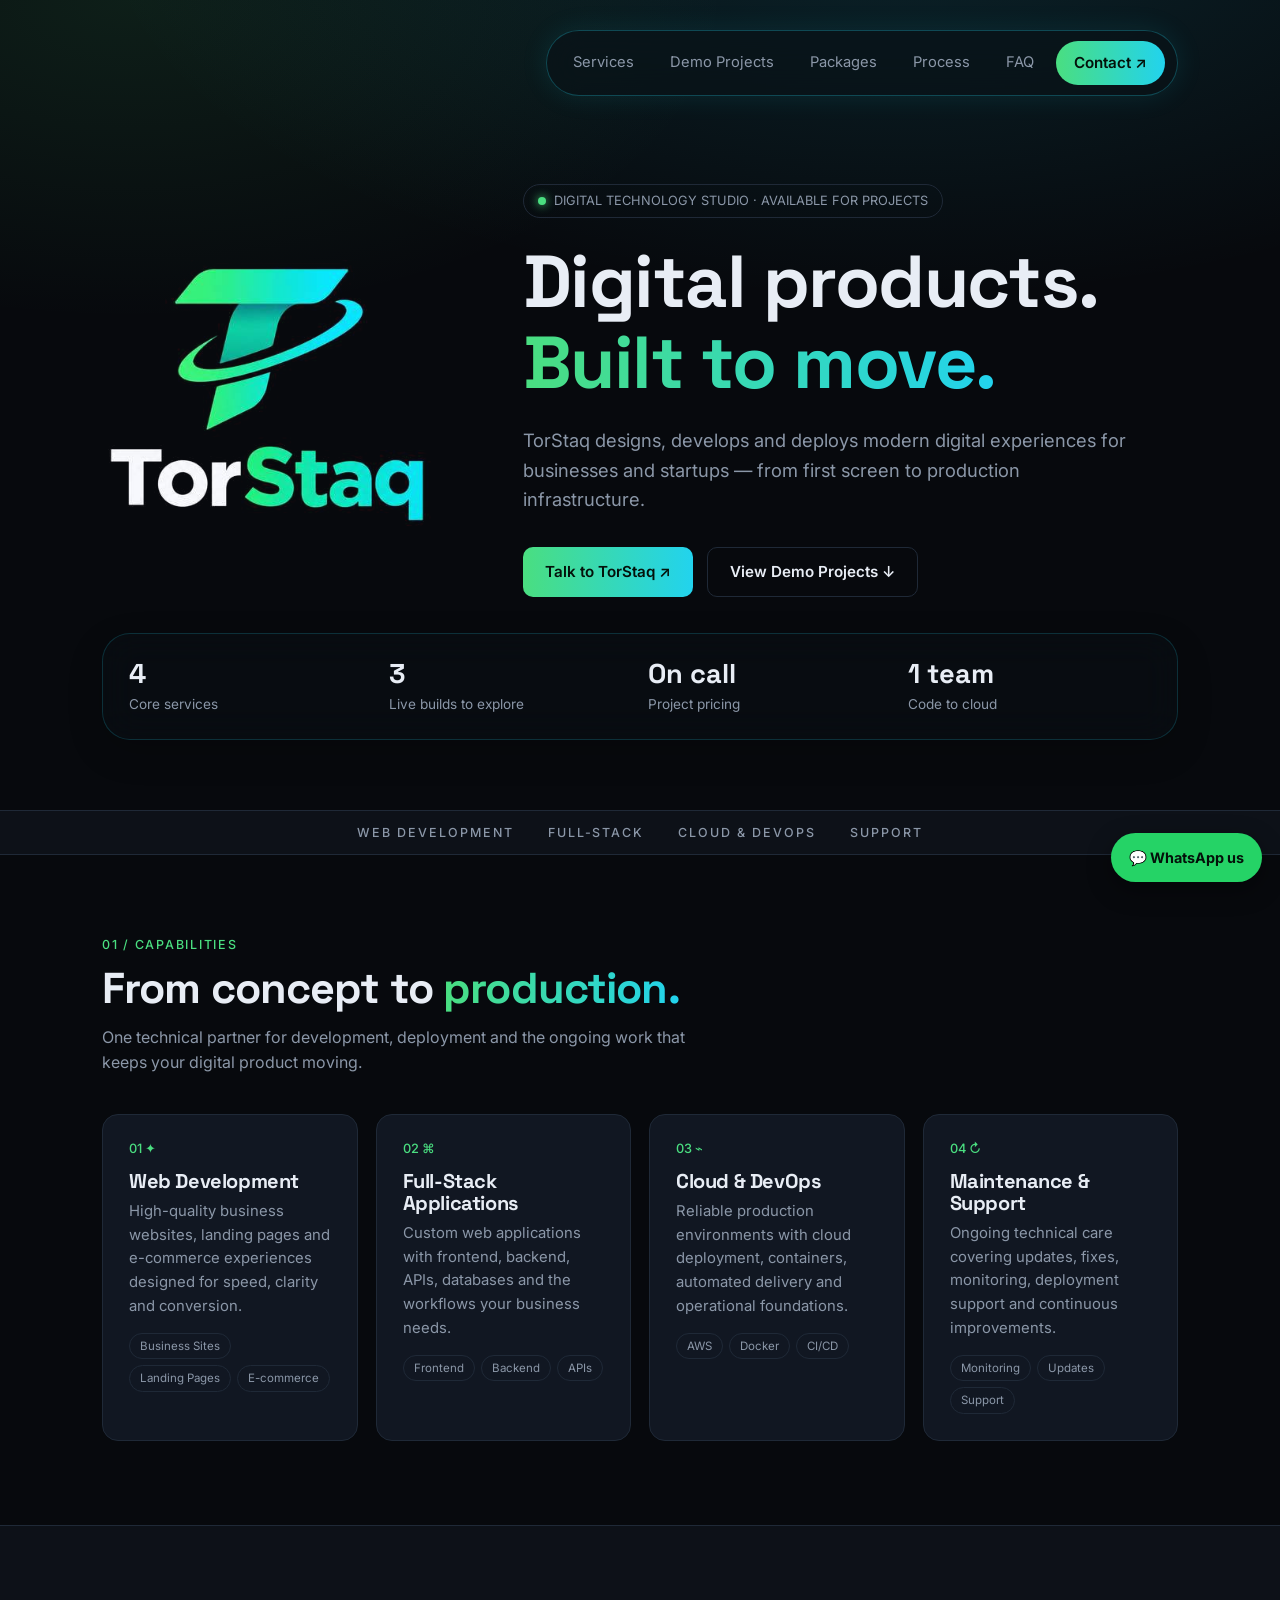
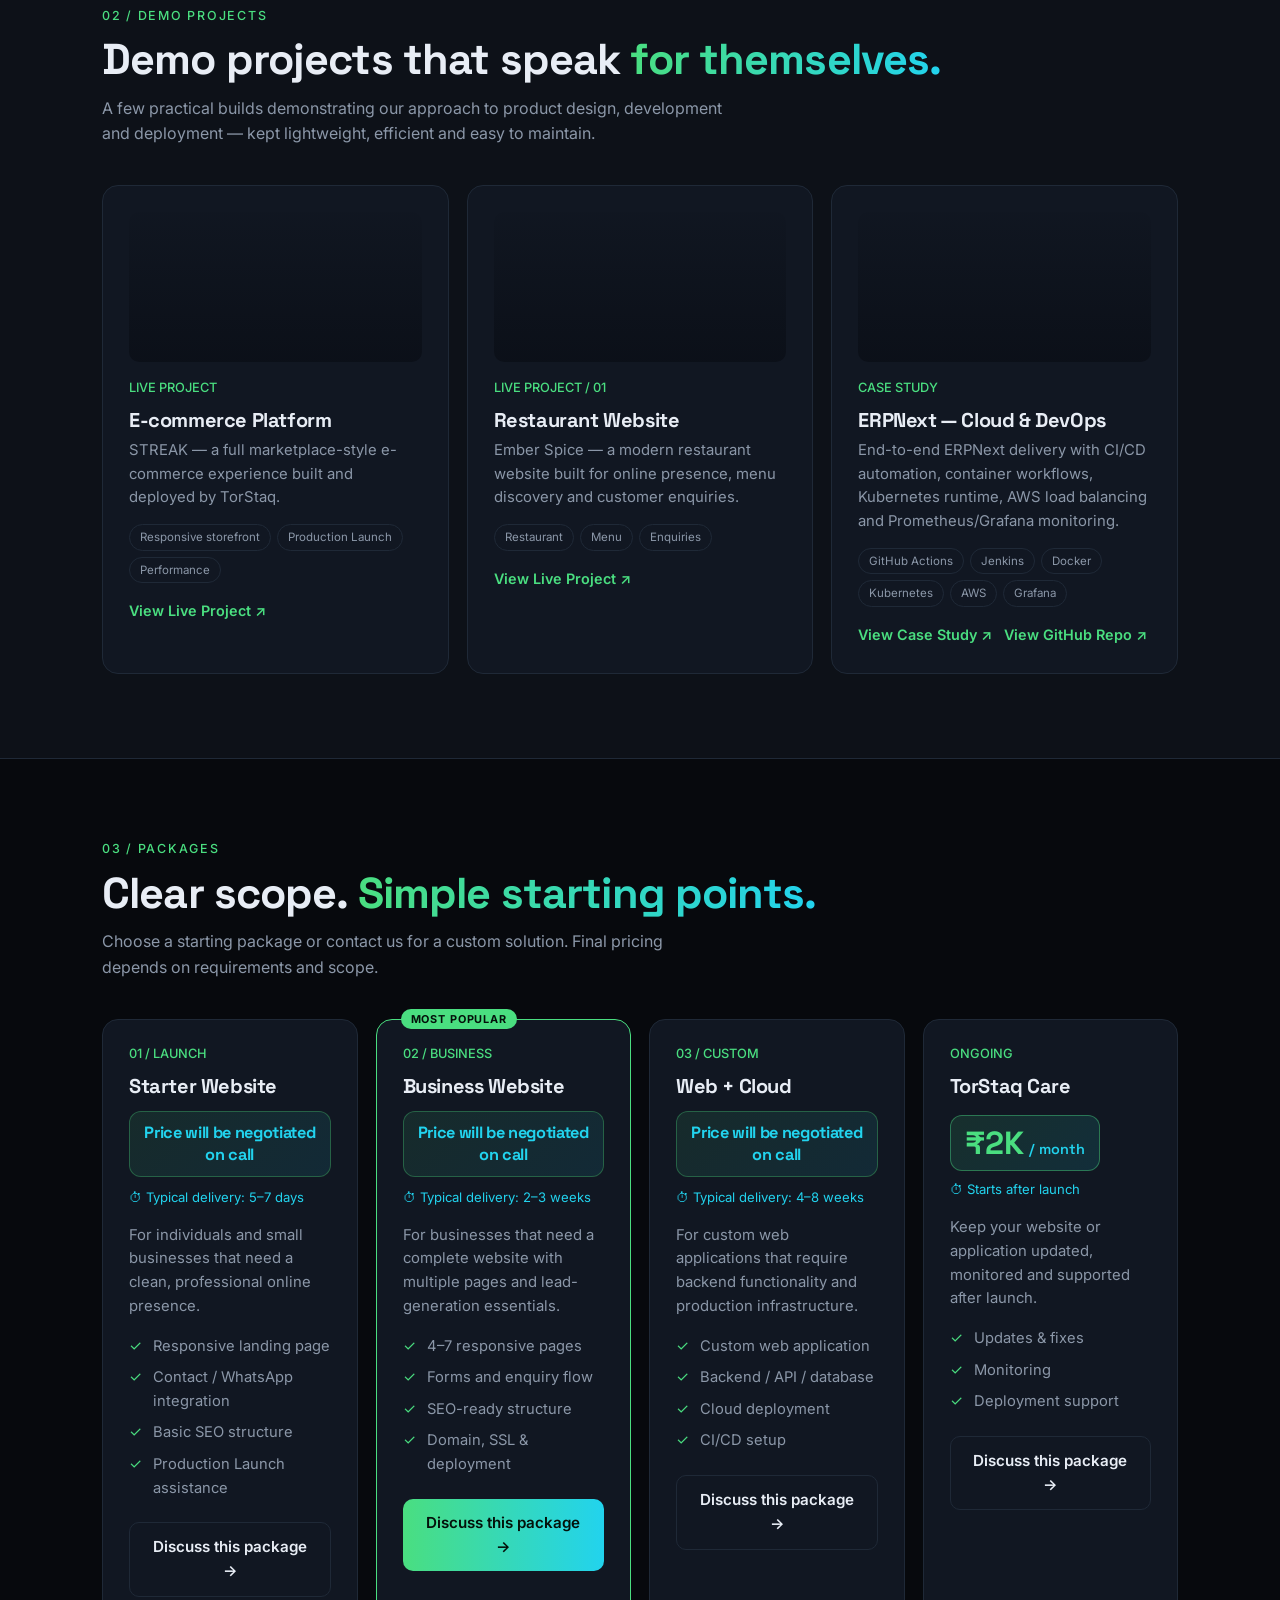
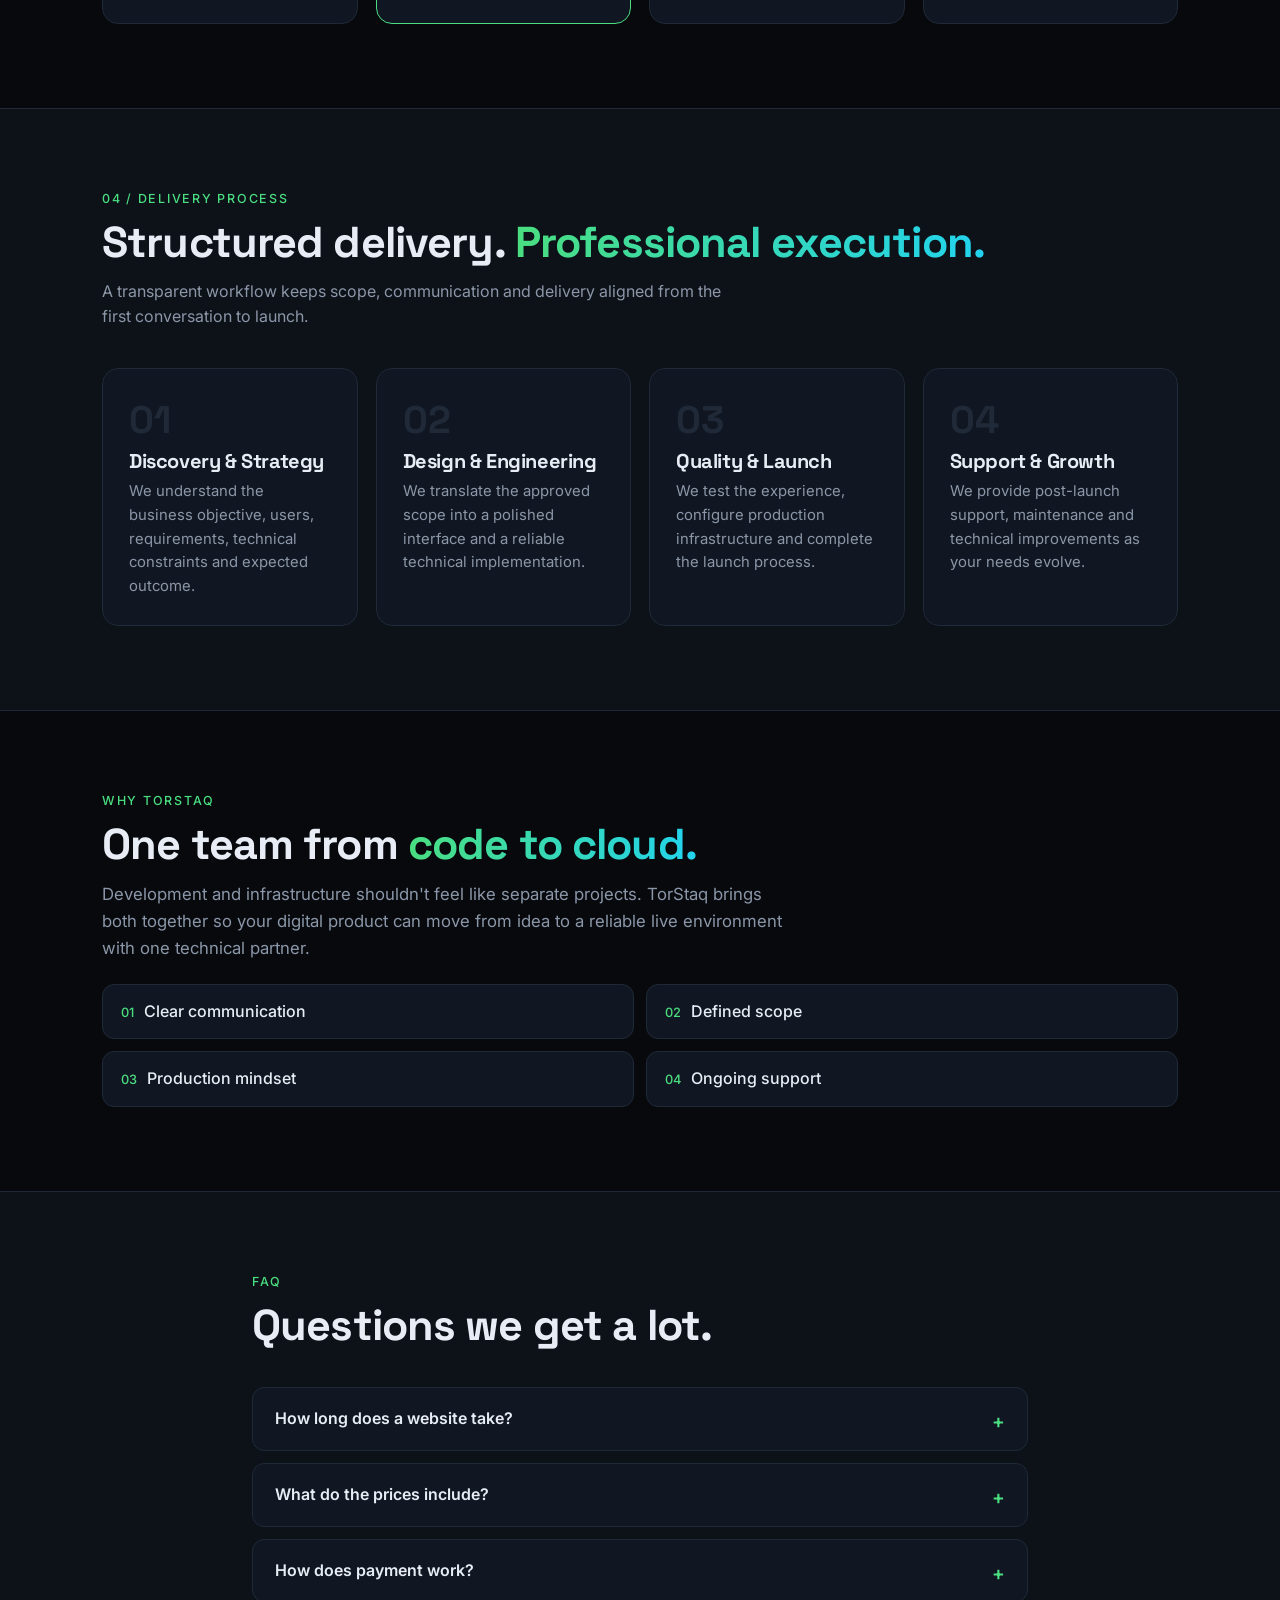
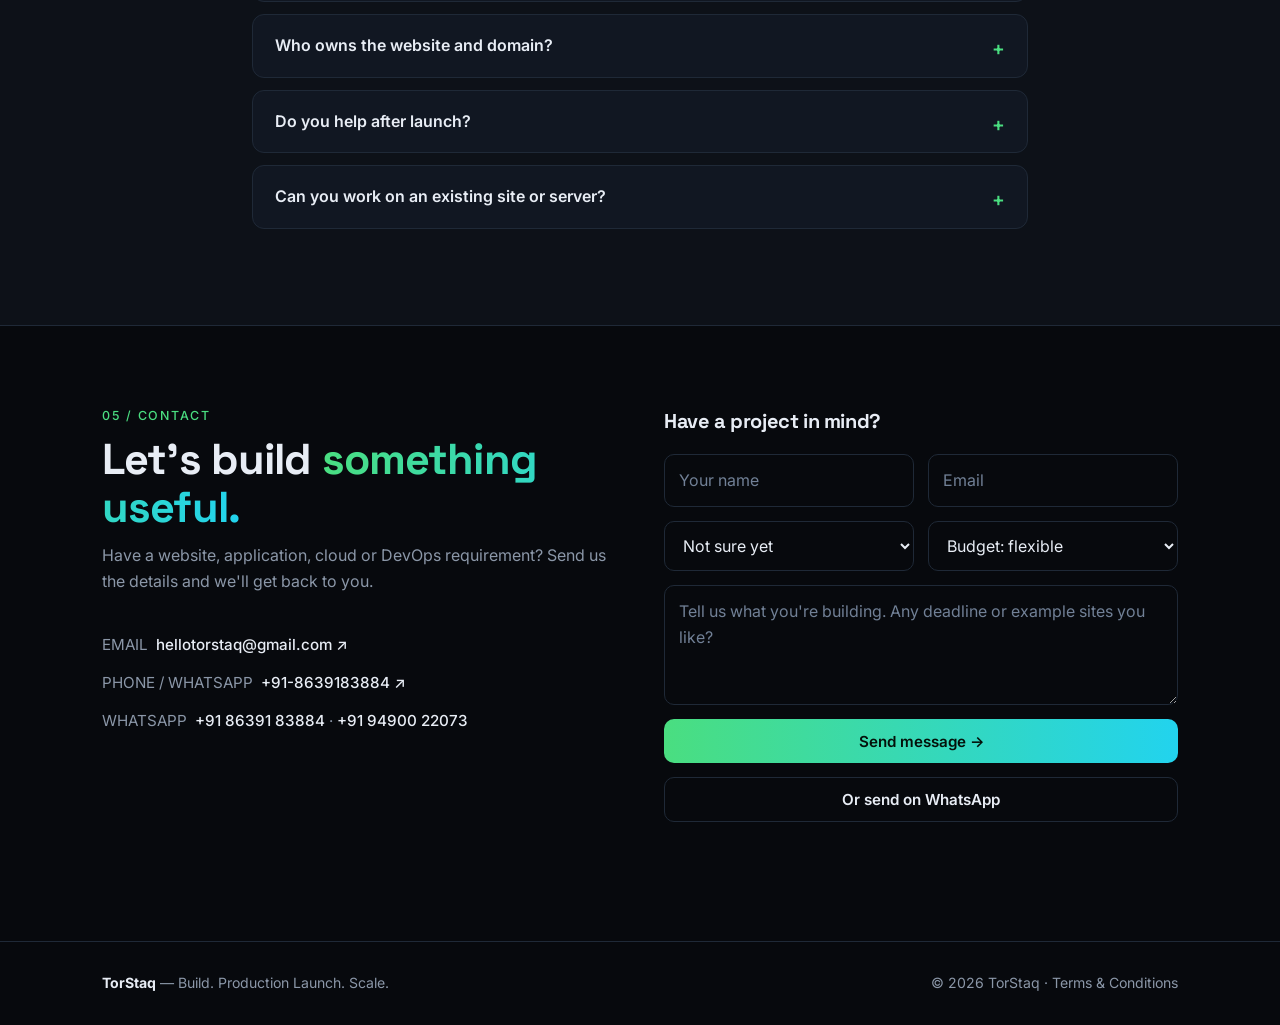
<file: index.html>
<!DOCTYPE html>
<html lang="en">
<head>
<!-- TorStaq final pre-Oct-5 version preserved; deployment refresh only. -->
<meta charset="utf-8">
<meta name="viewport" content="width=device-width, initial-scale=1">
<title>TorStaq — Build. Production Launch. Scale.</title>
<meta name="description" content="TorStaq builds high-performance websites, web applications and cloud infrastructure for businesses and startups. Custom project pricing discussed on call.">
<meta name="theme-color" content="#07090d">
<meta property="og:title" content="TorStaq — Digital products. Built to move.">
<meta property="og:description" content="Websites, web apps and cloud/DevOps from one team. Project pricing discussed on call.">
<meta property="og:type" content="website">
<link rel="preconnect" href="https://fonts.googleapis.com">
<link rel="preconnect" href="https://fonts.gstatic.com" crossorigin>
<link href="https://fonts.googleapis.com/css2?family=Inter:wght@400;500;600&family=Space+Grotesk:wght@500;700&display=swap" rel="stylesheet">
<link rel="stylesheet" href="styles.css">
</head>
<body id="home">
<nav><div class="wrap">
<div class="links"><a href="#services">Services</a><a href="#work">Demo Projects</a><a href="#packages">Packages</a><a href="#process">Process</a><a href="#faq">FAQ</a><a href="#contact" class="btn p" style="padding:9px 18px">Contact ↗</a></div>
</div></nav>

<header class="hero"><div class="wrap">
<div class="hero-layout">
<div class="hero-logo"><img src="/public/torstaq-logo.jpg" alt="TorStaq"></div>
<div class="hero-copy">
<span class="badge"><i></i> DIGITAL TECHNOLOGY STUDIO · AVAILABLE FOR PROJECTS</span>
<h1>Digital products.<br><span class="grad">Built to move.</span></h1>
<p>TorStaq designs, develops and deploys modern digital experiences for businesses and startups — from first screen to production infrastructure.</p>
<div class="cta"><a href="#contact" class="btn p">Talk to TorStaq ↗</a><a href="#work" class="btn">View Demo Projects ↓</a></div>
</div>
</div>
<div class="stats">
<div><b>4</b><span>Core services</span></div>
<div><b>3</b><span>Live builds to explore</span></div>
<div><b>On call</b><span>Project pricing</span></div>
<div><b>1 team</b><span>Code to cloud</span></div>
</div>
</div></header>
<div class="ticker"><div class="wrap"><span>WEB DEVELOPMENT</span><span>FULL-STACK</span><span>CLOUD &amp; DEVOPS</span><span>SUPPORT</span></div></div>

<section id="services"><div class="wrap">
<span class="eyebrow">01 / Capabilities</span>
<h2>From concept to <span class="grad">production.</span></h2>
<p class="sub">One technical partner for development, deployment and the ongoing work that keeps your digital product moving.</p>
<div class="grid g4">
<a class="card" href="services.html#web"><span class="num">01 ✦</span><h3>Web Development</h3><p>High-quality business websites, landing pages and e-commerce experiences designed for speed, clarity and conversion.</p><div class="tags"><span>Business Sites</span><span>Landing Pages</span><span>E-commerce</span></div></a>
<a class="card" href="services.html#fullstack"><span class="num">02 ⌘</span><h3>Full-Stack Applications</h3><p>Custom web applications with frontend, backend, APIs, databases and the workflows your business needs.</p><div class="tags"><span>Frontend</span><span>Backend</span><span>APIs</span></div></a>
<a class="card" href="services.html#cloud"><span class="num">03 ⌁</span><h3>Cloud &amp; DevOps</h3><p>Reliable production environments with cloud deployment, containers, automated delivery and operational foundations.</p><div class="tags"><span>AWS</span><span>Docker</span><span>CI/CD</span></div></a>
<a class="card" href="services.html#support"><span class="num">04 ↻</span><h3>Maintenance &amp; Support</h3><p>Ongoing technical care covering updates, fixes, monitoring, deployment support and continuous improvements.</p><div class="tags"><span>Monitoring</span><span>Updates</span><span>Support</span></div></a>
</div></div></section>

<section id="work" class="alt work"><div class="wrap">
<span class="eyebrow">02 / Demo Projects</span>
<h2>Demo projects that speak <span class="grad">for themselves.</span></h2>
<p class="sub">A few practical builds demonstrating our approach to product design, development and deployment — kept lightweight, efficient and easy to maintain.</p>
<div class="grid g3">
<div class="card"><div class="thumb t1" role="img" aria-label="E-commerce shopping and fashion storefront"></div><span class="num">LIVE PROJECT</span><h3>E-commerce Platform</h3><p>STREAK — a full marketplace-style e-commerce experience built and deployed by TorStaq.</p><div class="tags"><span>Responsive storefront</span><span>Production Launch</span><span>Performance</span></div><a class="l" href="https://streak-ecommerce.vercel.app/" target="_blank" rel="noopener">View Live Project ↗</a></div>
<div class="card"><div class="thumb t2" role="img" aria-label="Restaurant interior and dining experience"></div><span class="num">LIVE PROJECT / 01</span><h3>Restaurant Website</h3><p>Ember Spice — a modern restaurant website built for online presence, menu discovery and customer enquiries.</p><div class="tags"><span>Restaurant</span><span>Menu</span><span>Enquiries</span></div><a class="l" href="https://ember-spice-restaurant.onrender.com" target="_blank" rel="noopener">View Live Project ↗</a></div>
<div class="card"><div class="thumb t3" role="img" aria-label="Cloud infrastructure and DevOps technology"></div><span class="num">CASE STUDY</span><h3>ERPNext — Cloud &amp; DevOps</h3><p>End-to-end ERPNext delivery with CI/CD automation, container workflows, Kubernetes runtime, AWS load balancing and Prometheus/Grafana monitoring.</p><div class="tags"><span>GitHub Actions</span><span>Jenkins</span><span>Docker</span><span>Kubernetes</span><span>AWS</span><span>Grafana</span></div><a class="l" href="erpnext-devops.html">View Case Study ↗</a> &nbsp; <a class="l" href="https://github.com/vijayreddy8/ERP-devops-project" target="_blank" rel="noopener">View GitHub Repo ↗</a></div>
</div></div></section>

<section id="packages"><div class="wrap">
<span class="eyebrow">03 / Packages</span>
<h2>Clear scope. <span class="grad">Simple starting points.</span></h2>
<p class="sub">Choose a starting package or contact us for a custom solution. Final pricing depends on requirements and scope.</p>
<div class="grid g4">
<div class="card"><span class="num">01 / LAUNCH</span><h3>Starter Website</h3><div class="price negotiated">Price will be negotiated on call</div><div class="time">⏱ Typical delivery: 5–7 days</div><p>For individuals and small businesses that need a clean, professional online presence.</p><ul class="ck"><li>Responsive landing page</li><li>Contact / WhatsApp integration</li><li>Basic SEO structure</li><li>Production Launch assistance</li></ul><a href="#contact" class="btn" data-pkg="Starter Website">Discuss this package →</a></div>
<div class="card pop"><span class="num">02 / BUSINESS</span><h3>Business Website</h3><div class="price negotiated">Price will be negotiated on call</div><div class="time">⏱ Typical delivery: 2–3 weeks</div><p>For businesses that need a complete website with multiple pages and lead-generation essentials.</p><ul class="ck"><li>4–7 responsive pages</li><li>Forms and enquiry flow</li><li>SEO-ready structure</li><li>Domain, SSL &amp; deployment</li></ul><a href="#contact" class="btn p" data-pkg="Business Website">Discuss this package →</a></div>
<div class="card"><span class="num">03 / CUSTOM</span><h3>Web + Cloud</h3><div class="price negotiated">Price will be negotiated on call</div><div class="time">⏱ Typical delivery: 4–8 weeks</div><p>For custom web applications that require backend functionality and production infrastructure.</p><ul class="ck"><li>Custom web application</li><li>Backend / API / database</li><li>Cloud deployment</li><li>CI/CD setup</li></ul><a href="#contact" class="btn" data-pkg="Web + Cloud">Discuss this package →</a></div>
<div class="card"><span class="num">ONGOING</span><h3>TorStaq Care</h3><div class="price maintenance">₹2K<small> / month</small></div><div class="time">⏱ Starts after launch</div><p>Keep your website or application updated, monitored and supported after launch.</p><ul class="ck"><li>Updates &amp; fixes</li><li>Monitoring</li><li>Deployment support</li></ul><a href="#contact" class="btn" data-pkg="TorStaq Care">Discuss this package →</a></div>
</div></div></section>

<section id="process" class="alt"><div class="wrap">
<span class="eyebrow">04 / Delivery process</span>
<h2>Structured delivery. <span class="grad">Professional execution.</span></h2>
<p class="sub">A transparent workflow keeps scope, communication and delivery aligned from the first conversation to launch.</p>
<div class="grid g4 steps">
<div class="card"><div class="n">01</div><h3>Discovery &amp; Strategy</h3><p>We understand the business objective, users, requirements, technical constraints and expected outcome.</p></div>
<div class="card"><div class="n">02</div><h3>Design &amp; Engineering</h3><p>We translate the approved scope into a polished interface and a reliable technical implementation.</p></div>
<div class="card"><div class="n">03</div><h3>Quality &amp; Launch</h3><p>We test the experience, configure production infrastructure and complete the launch process.</p></div>
<div class="card"><div class="n">04</div><h3>Support &amp; Growth</h3><p>We provide post-launch support, maintenance and technical improvements as your needs evolve.</p></div>
</div></div></section>

<section id="why"><div class="wrap">
<span class="eyebrow">Why TorStaq</span>
<h2>One team from <span class="grad">code to cloud.</span></h2>
<p class="lead">Development and infrastructure shouldn't feel like separate projects. TorStaq brings both together so your digital product can move from idea to a reliable live environment with one technical partner.</p>
<div class="whyl"><div><span>01</span>Clear communication</div><div><span>02</span>Defined scope</div><div><span>03</span>Production mindset</div><div><span>04</span>Ongoing support</div></div>
</div></section>

<section id="faq" class="alt"><div class="wrap" style="max-width:820px">
<span class="eyebrow">FAQ</span><h2>Questions we get a lot.</h2><br>
<details><summary>How long does a website take?</summary><p>A starter landing page typically takes about a week, and a multi-page business site two to three weeks. Custom applications depend on scope — you'll get a timeline with your quote.</p></details>
<details><summary>What do the prices include?</summary><p>Project pricing will be discussed and negotiated on call based on your requirements and scope. You'll receive a clear written quote before any work begins.</p></details>
<details><summary>How does payment work?</summary><p>We agree on milestones and payment terms in the quote before work starts, so there are no surprises.</p></details>
<details><summary>Who owns the website and domain?</summary><p>You do. Your domain, hosting accounts and project files are handed over to you at launch.</p></details>
<details><summary>Do you help after launch?</summary><p>Yes. TorStaq Care (₹2K/month) covers updates, fixes, monitoring and deployment support.</p></details>
<details><summary>Can you work on an existing site or server?</summary><p>Yes — redesigns, deployment cleanups, cloud migration and CI/CD setup for existing projects are all welcome.</p></details>
</div></section>

<section id="contact"><div class="wrap">
<div class="grid g2" style="gap:48px">
<div><span class="eyebrow">05 / Contact</span><h2>Let's build <span class="grad">something useful.</span></h2>
<p class="sub">Have a website, application, cloud or DevOps requirement? Send us the details and we'll get back to you.</p>
<div class="ct">
<span>EMAIL &nbsp;<a href="mailto:hellotorstaq@gmail.com">hellotorstaq@gmail.com ↗</a></span>
<span>PHONE / WHATSAPP &nbsp;<a href="tel:+918639183884">+91-8639183884 ↗</a></span>
<span>WHATSAPP &nbsp;<a href="https://wa.me/918639183884?text=Hi%20there%2C%20I%20am%20looking%20for%20a%20new%20website." target="_blank" rel="noopener">+91 86391 83884</a> · <a href="https://wa.me/919490022073?text=Hi%20there%2C%20I%20am%20looking%20for%20a%20new%20website." target="_blank" rel="noopener">+91 94900 22073</a></span>
</div></div>
<form id="f" novalidate>
<h3>Have a project in mind?</h3>
<div class="row"><input id="nm" name="name" placeholder="Your name" required maxlength="100" autocomplete="name"><input id="em" name="email" type="email" placeholder="Email" required maxlength="150" autocomplete="email"></div>
<div class="row"><select id="pk" name="package"><option>Not sure yet</option><option>Starter Website</option><option>Business Website</option><option>Web + Cloud</option><option>TorStaq Care</option></select>
<select id="bd" name="budget"><option>Budget: flexible</option><option>Will be discussed on call</option></select></div>
<input class="hp" name="website" id="hp" tabindex="-1" autocomplete="off" aria-hidden="true">
<textarea id="ms" name="message" placeholder="Tell us what you're building. Any deadline or example sites you like?" required maxlength="3000"></textarea>
<button class="btn p" type="submit" id="sb">Send message →</button>
<button class="btn" type="button" id="wb">Or send on WhatsApp</button>
<div id="st" role="status" aria-live="polite"></div>
</form>
</div></div></section>

<footer><div class="wrap"><span><b style="color:var(--tx)">TorStaq</b> — Build. Production Launch. Scale.</span><span>© 2026 TorStaq · <a href="terms.html">Terms &amp; Conditions</a></span></div></footer>
<a class="wa" href="https://wa.me/918639183884?text=Hi%20there%2C%20I%20am%20looking%20for%20a%20new%20website." target="_blank" rel="noopener">💬 WhatsApp us</a>

<script>
var $=function(i){return document.getElementById(i)},st=$('st');
function msg(t,c){st.textContent=t;st.className=c||''}
function data(){return{name:$('nm').value.trim(),email:$('em').value.trim(),package:$('pk').value,budget:$('bd').value,message:$('ms').value.trim(),website:$('hp').value}}
function valid(d){if(d.name.length<2){msg('Please enter your name.','er');return false}
if(!/^\S+@\S+\.\S+$/.test(d.email)){msg('Please enter a valid email.','er');return false}
if(d.message.length<10){msg('Please add a few more details (10+ characters).','er');return false}return true}
function txt(d){return'Name: '+d.name+'\nEmail: '+d.email+'\nPackage: '+d.package+'\nBudget: '+d.budget+'\n\n'+d.message}
$('f').addEventListener('submit',function(e){e.preventDefault();var d=data();if(!valid(d))return;
$('sb').disabled=true;msg('Sending…');
fetch('/api/contact',{method:'POST',headers:{'Content-Type':'application/json'},body:JSON.stringify(d)})
.then(function(r){return r.json().then(function(j){return{ok:r.ok,j:j}})})
.then(function(x){if(x.ok){msg('Thanks! Your message is sent. We will get back to you soon.','ok');$('f').reset()}else{throw new Error(x.j.error||'fail')}})
.catch(function(){msg('Could not send right now. Opening your email app instead…','er');
setTimeout(function(){location.href='mailto:hellotorstaq@gmail.com?subject='+encodeURIComponent('Project Inquiry — TorStaq')+'&body='+encodeURIComponent(txt(d))},900)})
.finally(function(){$('sb').disabled=false})});
$('wb').addEventListener('click',function(){var d=data();if(!valid(d))return;window.open('https://wa.me/918639183884?text='+encodeURIComponent('Hi TorStaq,\n'+txt(d)),'_blank')});
document.querySelectorAll('[data-pkg]').forEach(function(a){a.addEventListener('click',function(){$('pk').value=a.dataset.pkg})});
</script>
</body>
</html>
</file>
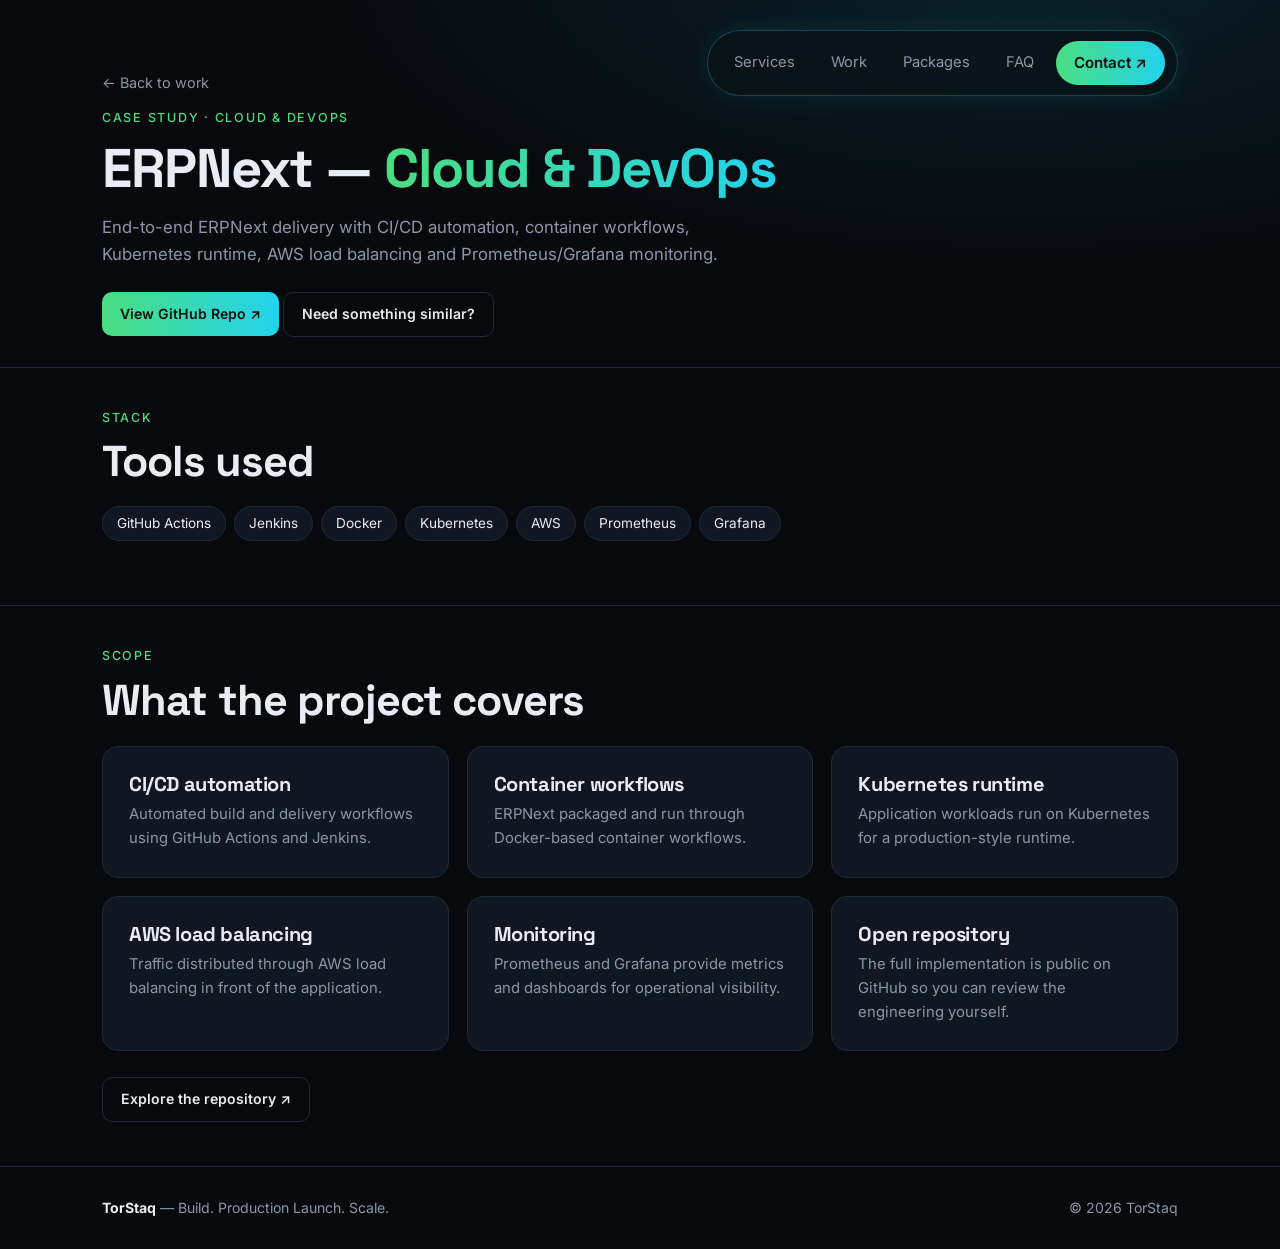
<file: erpnext-devops.html>
<!DOCTYPE html>
<html lang="en"><head><meta charset="utf-8"><meta name="viewport" content="width=device-width, initial-scale=1">
<title>ERPNext Cloud & DevOps — TorStaq Case Study</title><meta name="description" content="End-to-end ERPNext delivery with CI/CD automation, Docker, Kubernetes, AWS load balancing and Prometheus/Grafana monitoring."><meta name="theme-color" content="#07090d">
<link href="https://fonts.googleapis.com/css2?family=Inter:wght@400;500;600&family=Space+Grotesk:wght@500;700&display=swap" rel="stylesheet">
<link rel="stylesheet" href="styles.css"></head><body>
<nav><div class="wrap"><a href="index.html" class="logo">Tor<b>Staq</b></a>
<div class="links"><a href="index.html#services">Services</a><a href="index.html#work">Work</a><a href="index.html#packages">Packages</a><a href="index.html#faq">FAQ</a><a href="index.html#contact" class="btn p" style="padding:9px 18px">Contact ↗</a></div></div></nav>
<header class="phead"><div class="wrap"><a class="back" href="index.html#work">← Back to work</a><span class="eyebrow">Case study · Cloud &amp; DevOps</span><h1 style="font-size:clamp(2rem,5vw,3.4rem)">ERPNext — <span class="grad">Cloud &amp; DevOps</span></h1><p class="lead" style="margin-top:16px">End-to-end ERPNext delivery with CI/CD automation, container workflows, Kubernetes runtime, AWS load balancing and Prometheus/Grafana monitoring.</p>
<p style="margin-top:24px"><a class="btn p sm" href="https://github.com/vijayreddy8/ERP-devops-project" target="_blank" rel="noopener">View GitHub Repo ↗</a> <a class="btn sm" href="index.html#contact">Need something similar?</a></p></div></header>
<section class="blk"><div class="wrap"><span class="eyebrow">Stack</span><h2>Tools used</h2><div class="stack"><span>GitHub Actions</span><span>Jenkins</span><span>Docker</span><span>Kubernetes</span><span>AWS</span><span>Prometheus</span><span>Grafana</span></div></div></section>
<section class="blk"><div class="wrap"><span class="eyebrow">Scope</span><h2>What the project covers</h2><div class="grid g3">
<div class="card"><h3>CI/CD automation</h3><p>Automated build and delivery workflows using GitHub Actions and Jenkins.</p></div>
<div class="card"><h3>Container workflows</h3><p>ERPNext packaged and run through Docker-based container workflows.</p></div>
<div class="card"><h3>Kubernetes runtime</h3><p>Application workloads run on Kubernetes for a production-style runtime.</p></div>
<div class="card"><h3>AWS load balancing</h3><p>Traffic distributed through AWS load balancing in front of the application.</p></div>
<div class="card"><h3>Monitoring</h3><p>Prometheus and Grafana provide metrics and dashboards for operational visibility.</p></div>
<div class="card"><h3>Open repository</h3><p>The full implementation is public on GitHub so you can review the engineering yourself.</p></div></div>
<p style="margin-top:26px"><a class="btn sm" href="https://github.com/vijayreddy8/ERP-devops-project" target="_blank" rel="noopener">Explore the repository ↗</a></p></div></section>
<footer><div class="wrap"><span><b style="color:var(--tx)">TorStaq</b> — Build. Production Launch. Scale.</span><span>© 2026 TorStaq</span></div></footer></body></html>
</file>
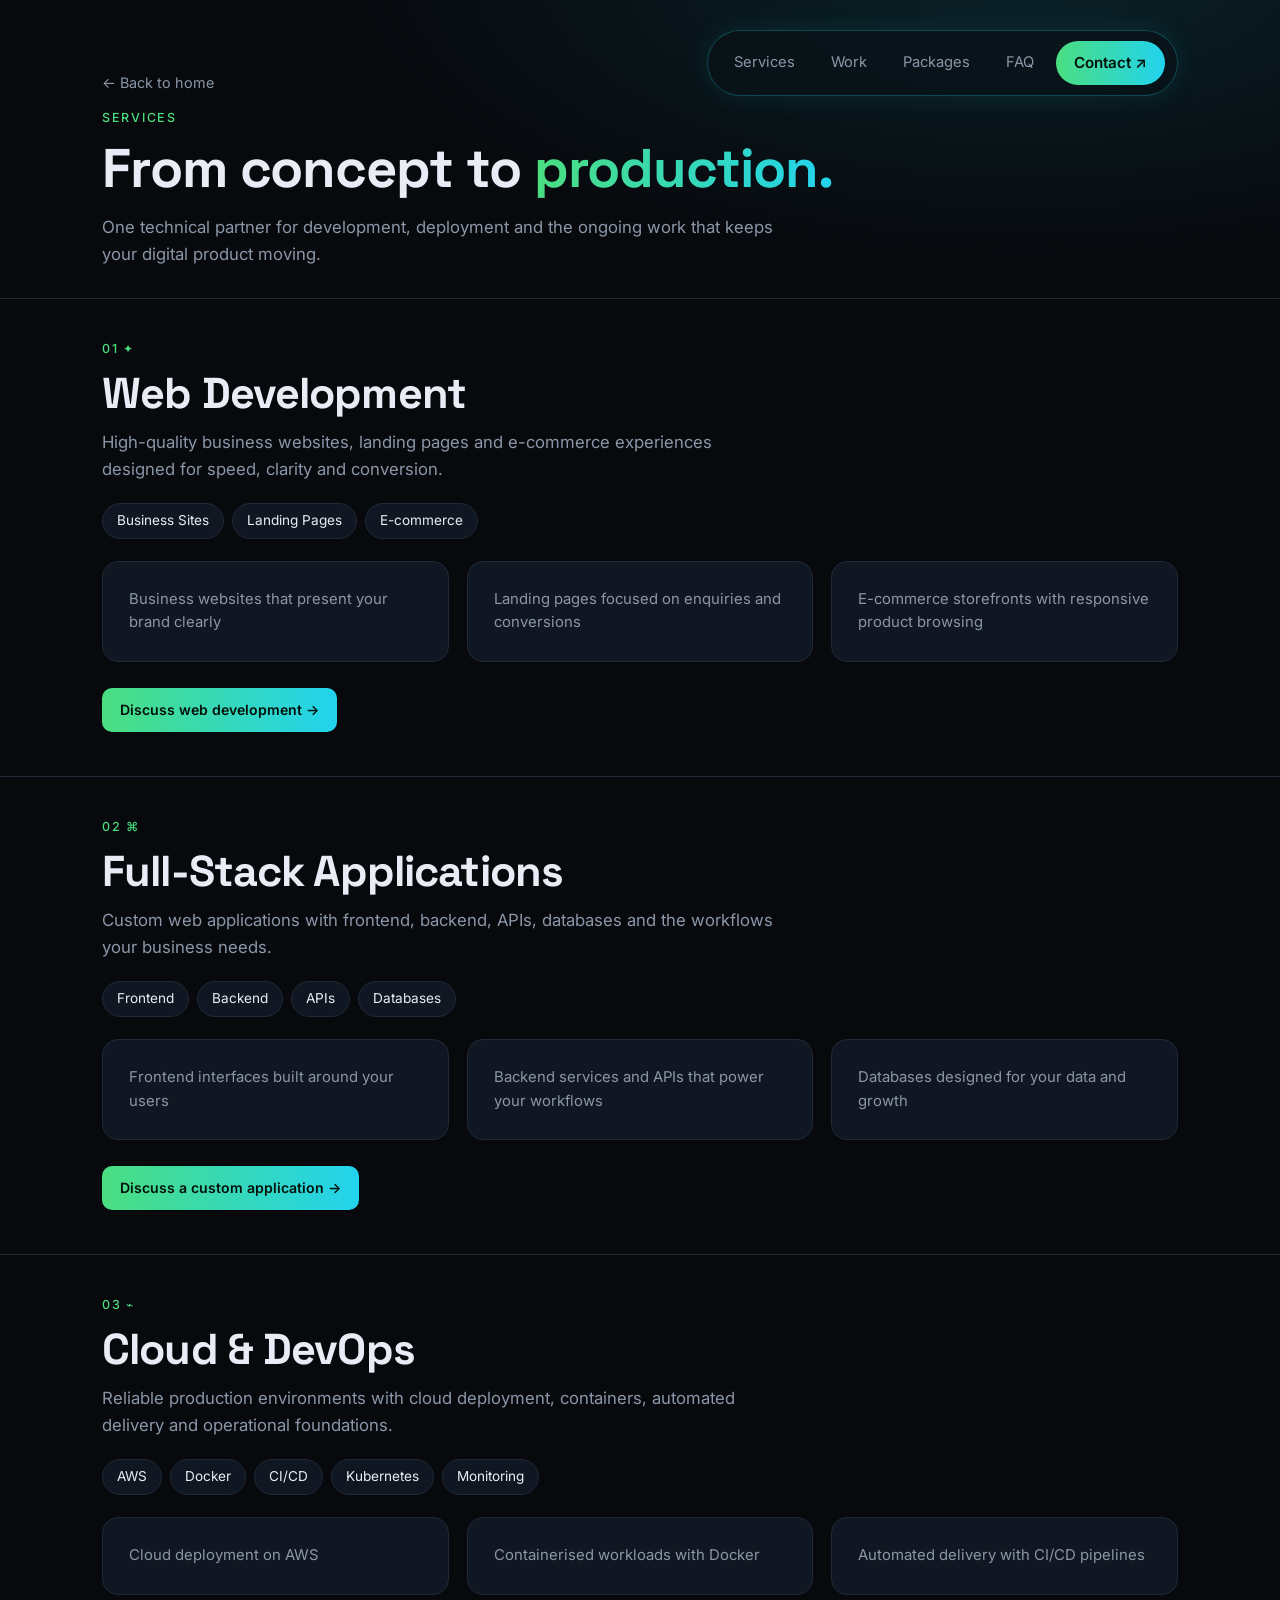
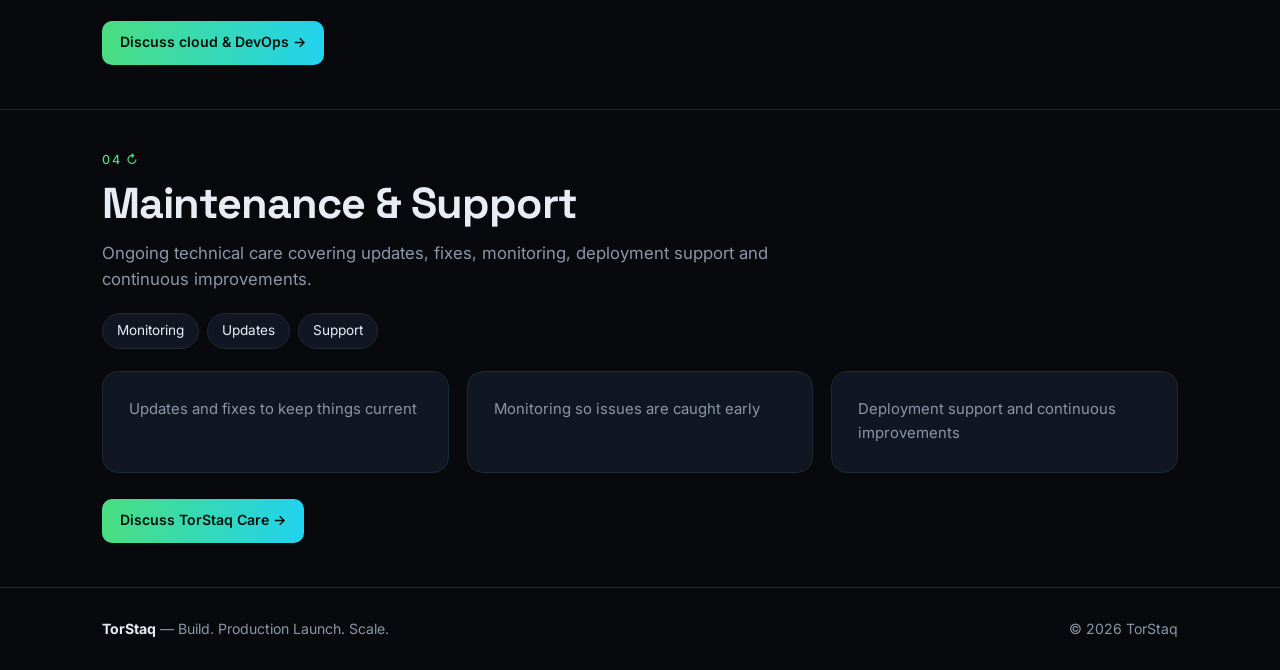
<file: services.html>
<!DOCTYPE html>
<html lang="en"><head><meta charset="utf-8"><meta name="viewport" content="width=device-width, initial-scale=1">
<title>Services — TorStaq</title><meta name="description" content="TorStaq services: web development, full-stack applications, cloud & DevOps, and maintenance & support."><meta name="theme-color" content="#07090d">
<link href="https://fonts.googleapis.com/css2?family=Inter:wght@400;500;600&family=Space+Grotesk:wght@500;700&display=swap" rel="stylesheet">
<link rel="stylesheet" href="styles.css"></head><body>
<nav><div class="wrap"><a href="index.html" class="logo">Tor<b>Staq</b></a>
<div class="links"><a href="index.html#services">Services</a><a href="index.html#work">Work</a><a href="index.html#packages">Packages</a><a href="index.html#faq">FAQ</a><a href="index.html#contact" class="btn p" style="padding:9px 18px">Contact ↗</a></div></div></nav>
<header class="phead"><div class="wrap"><a class="back" href="index.html#services">← Back to home</a><span class="eyebrow">Services</span><h1 style="font-size:clamp(2rem,5vw,3.4rem)">From concept to <span class="grad">production.</span></h1><p class="lead" style="margin-top:16px">One technical partner for development, deployment and the ongoing work that keeps your digital product moving.</p></div></header><section class="blk" id="web"><div class="wrap"><span class="eyebrow">01 ✦</span><h2>Web Development</h2><p class="lead">High-quality business websites, landing pages and e-commerce experiences designed for speed, clarity and conversion.</p><div class="stack"><span>Business Sites</span><span>Landing Pages</span><span>E-commerce</span></div><div class="grid g3"><div class="card"><p>Business websites that present your brand clearly</p></div><div class="card"><p>Landing pages focused on enquiries and conversions</p></div><div class="card"><p>E-commerce storefronts with responsive product browsing</p></div></div><p style="margin-top:26px"><a class="btn p sm" href="index.html#contact">Discuss web development →</a></p></div></section><section class="blk" id="fullstack"><div class="wrap"><span class="eyebrow">02 ⌘</span><h2>Full-Stack Applications</h2><p class="lead">Custom web applications with frontend, backend, APIs, databases and the workflows your business needs.</p><div class="stack"><span>Frontend</span><span>Backend</span><span>APIs</span><span>Databases</span></div><div class="grid g3"><div class="card"><p>Frontend interfaces built around your users</p></div><div class="card"><p>Backend services and APIs that power your workflows</p></div><div class="card"><p>Databases designed for your data and growth</p></div></div><p style="margin-top:26px"><a class="btn p sm" href="index.html#contact">Discuss a custom application →</a></p></div></section><section class="blk" id="cloud"><div class="wrap"><span class="eyebrow">03 ⌁</span><h2>Cloud &amp; DevOps</h2><p class="lead">Reliable production environments with cloud deployment, containers, automated delivery and operational foundations.</p><div class="stack"><span>AWS</span><span>Docker</span><span>CI/CD</span><span>Kubernetes</span><span>Monitoring</span></div><div class="grid g3"><div class="card"><p>Cloud deployment on AWS</p></div><div class="card"><p>Containerised workloads with Docker</p></div><div class="card"><p>Automated delivery with CI/CD pipelines</p></div></div><p style="margin-top:26px"><a class="btn p sm" href="index.html#contact">Discuss cloud &amp; DevOps →</a></p></div></section><section class="blk" id="support"><div class="wrap"><span class="eyebrow">04 ↻</span><h2>Maintenance &amp; Support</h2><p class="lead">Ongoing technical care covering updates, fixes, monitoring, deployment support and continuous improvements.</p><div class="stack"><span>Monitoring</span><span>Updates</span><span>Support</span></div><div class="grid g3"><div class="card"><p>Updates and fixes to keep things current</p></div><div class="card"><p>Monitoring so issues are caught early</p></div><div class="card"><p>Deployment support and continuous improvements</p></div></div><p style="margin-top:26px"><a class="btn p sm" href="index.html#contact">Discuss TorStaq Care →</a></p></div></section><footer><div class="wrap"><span><b style="color:var(--tx)">TorStaq</b> — Build. Production Launch. Scale.</span><span>© 2026 TorStaq</span></div></footer></body></html>
</file>
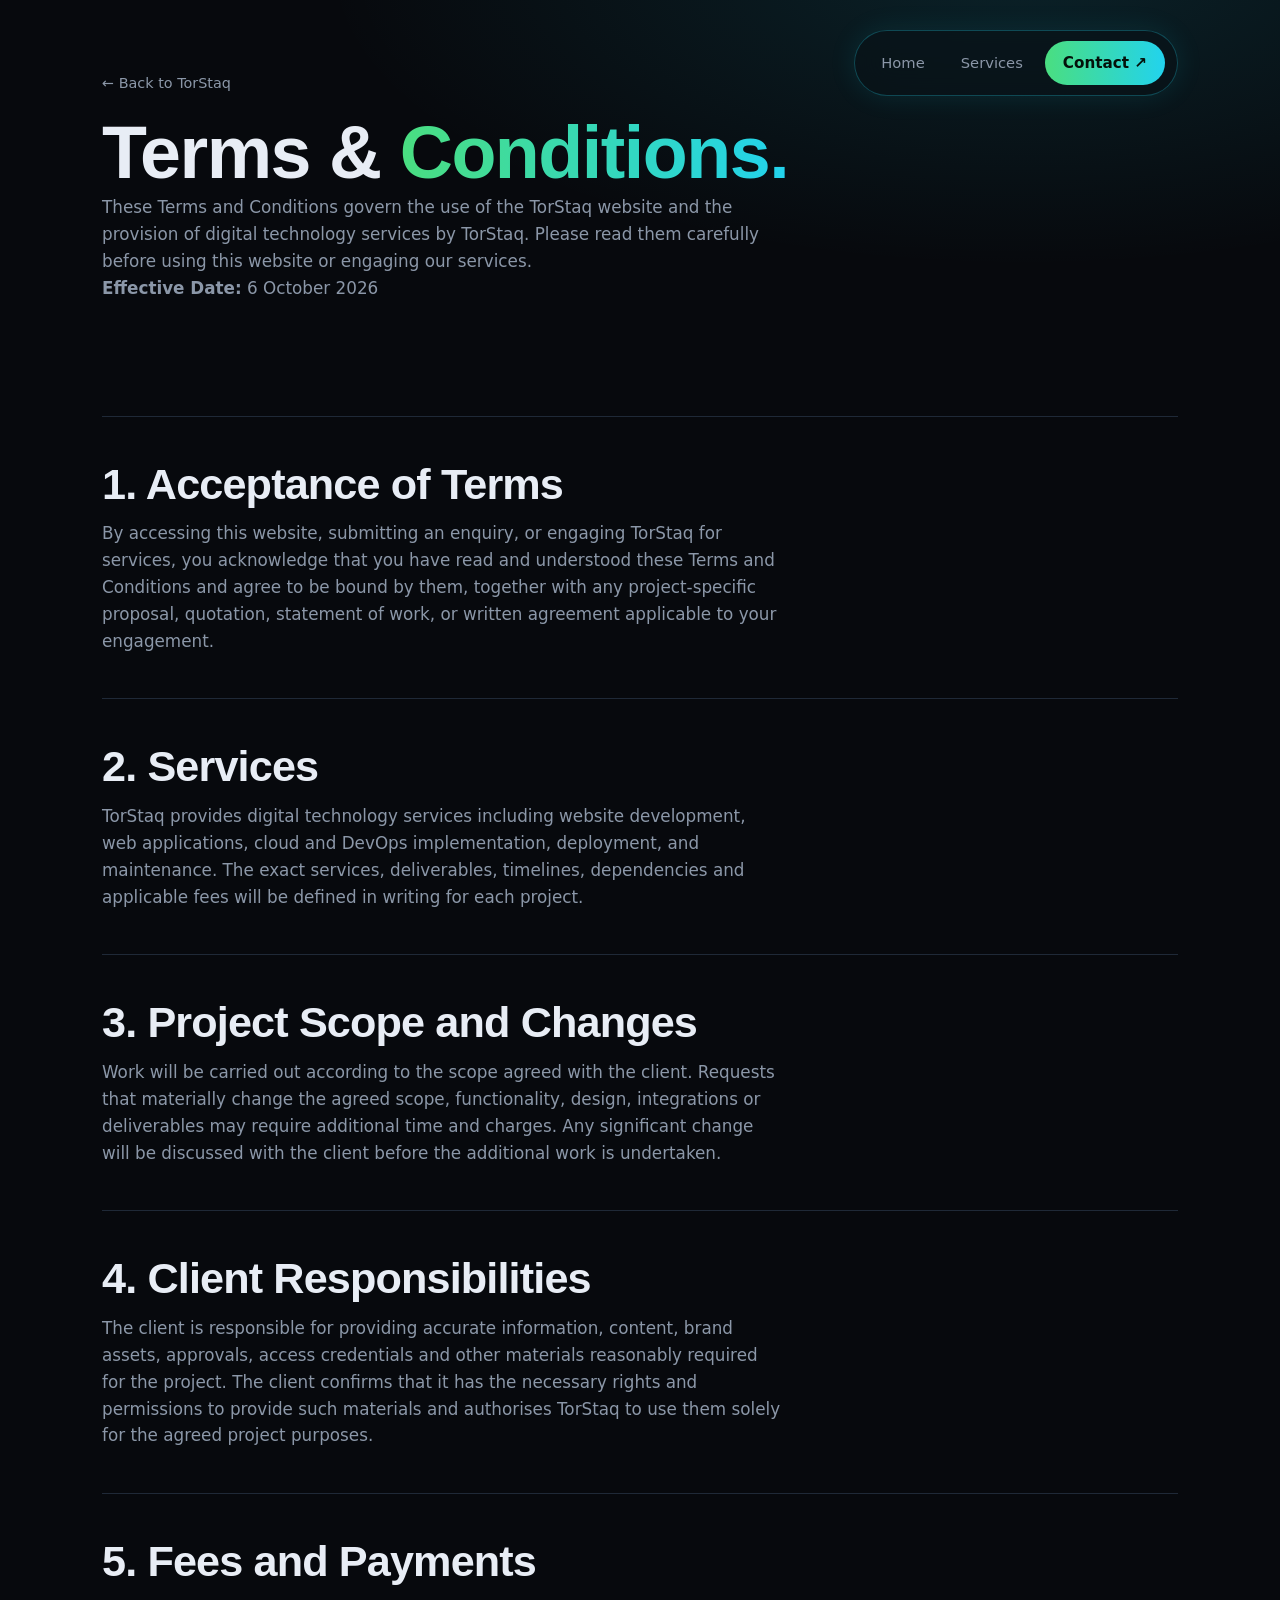
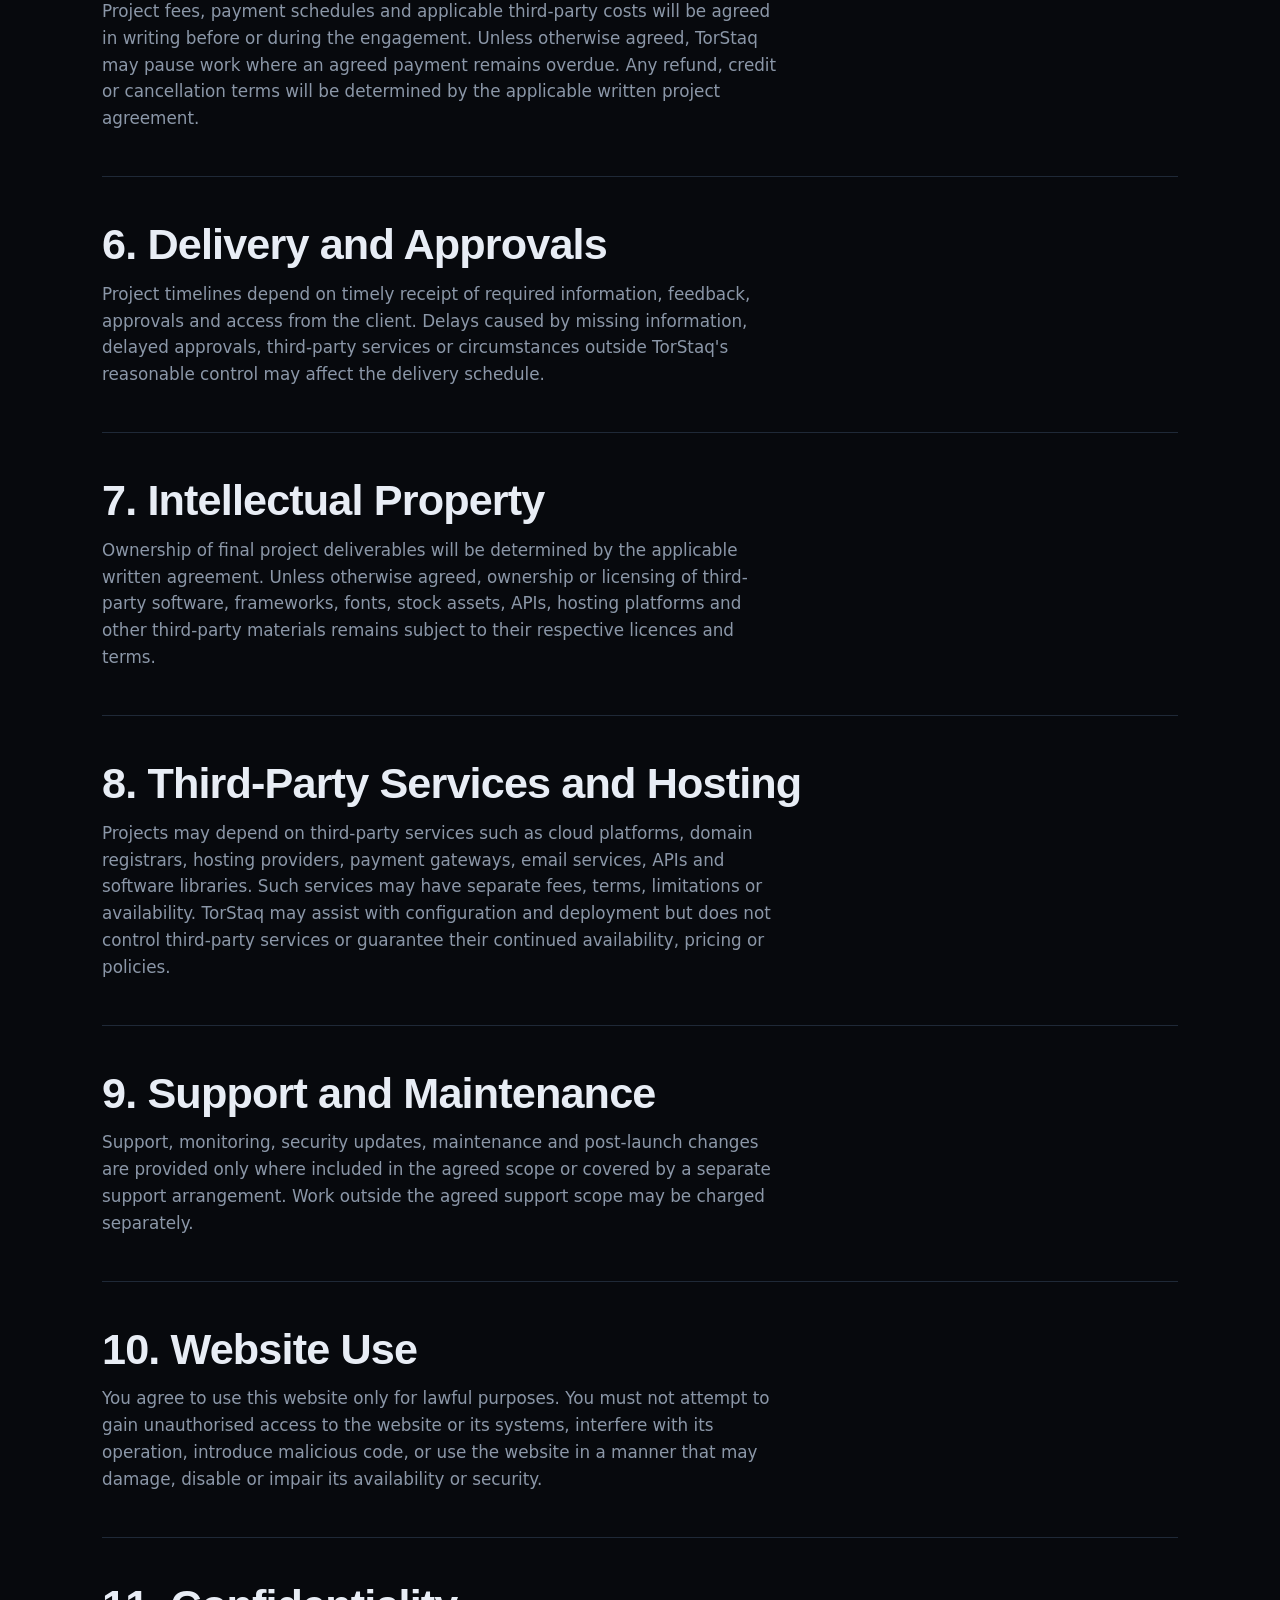
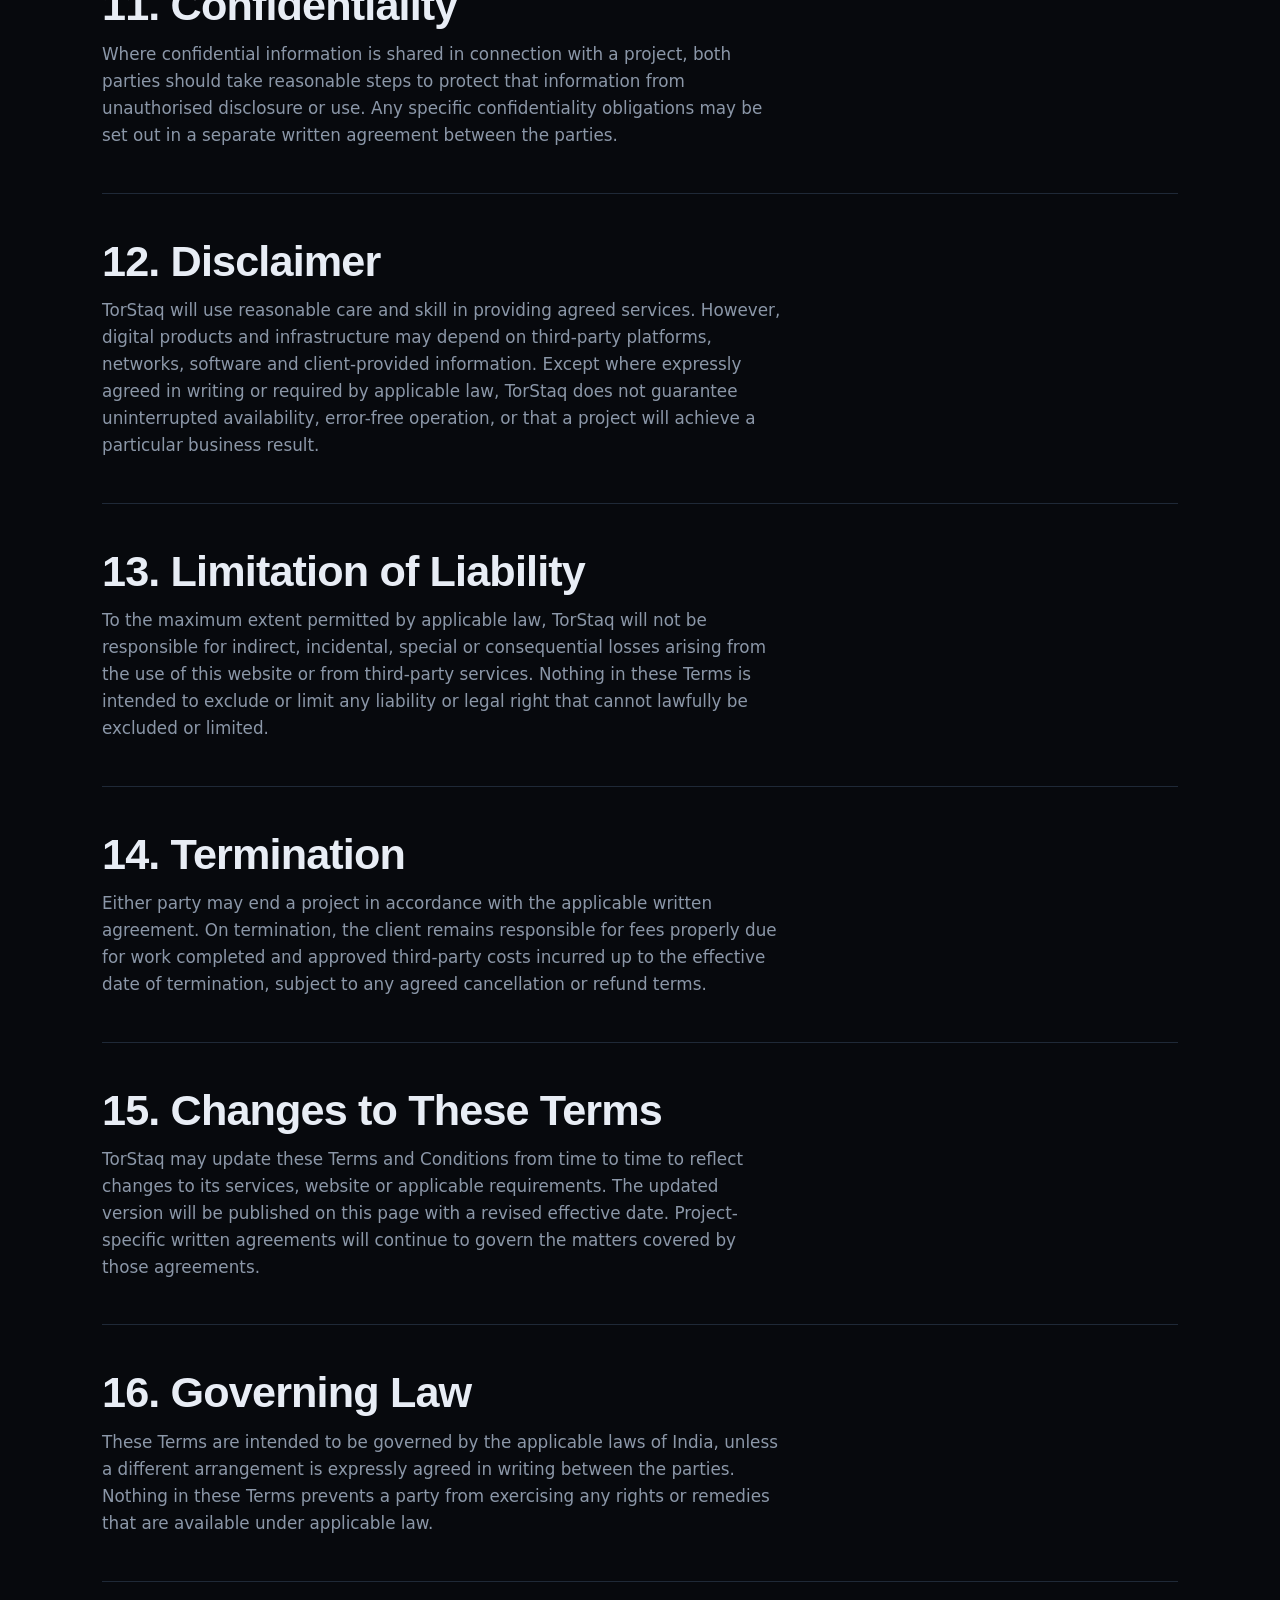
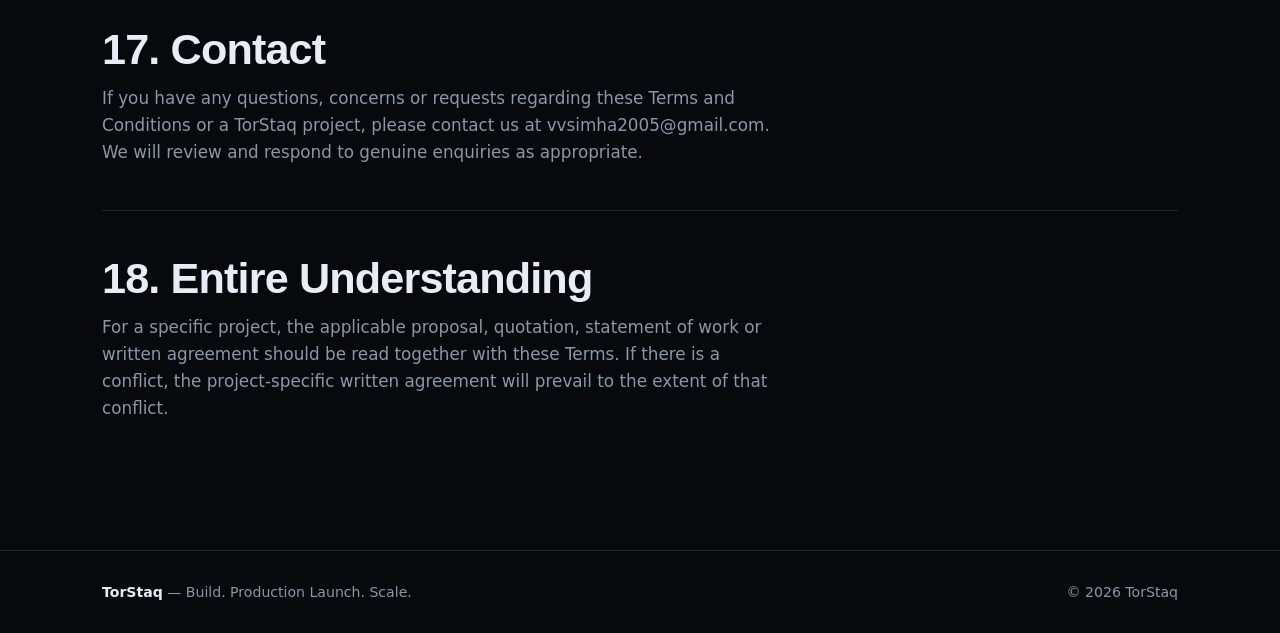
<file: terms.html>
<!DOCTYPE html>
<html lang="en">
<head>
<meta charset="utf-8">
<meta name="viewport" content="width=device-width, initial-scale=1">
<title>Terms &amp; Conditions — TorStaq</title>
<meta name="description" content="Terms and Conditions governing the use of the TorStaq website and the provision of digital technology services.">
<link rel="stylesheet" href="styles.css">
</head>
<body>
<nav><div class="wrap">
<a href="index.html" class="logo">Tor<b>Staq</b></a>
<div class="links"><a href="index.html">Home</a><a href="index.html#services">Services</a><a href="index.html#contact" class="btn p" style="padding:9px 18px">Contact ↗</a></div>
</div></nav>

<header class="phead"><div class="wrap">
<a class="back" href="index.html">← Back to TorStaq</a>
<h1>Terms &amp; <span class="grad">Conditions.</span></h1>
<p class="lead">These Terms and Conditions govern the use of the TorStaq website and the provision of digital technology services by TorStaq. Please read them carefully before using this website or engaging our services.</p>
<p class="lead"><strong>Effective Date:</strong> 6 October 2026</p>
</div></header>

<section><div class="wrap">

<div class="blk">
<h2>1. Acceptance of Terms</h2>
<p class="lead">By accessing this website, submitting an enquiry, or engaging TorStaq for services, you acknowledge that you have read and understood these Terms and Conditions and agree to be bound by them, together with any project-specific proposal, quotation, statement of work, or written agreement applicable to your engagement.</p>
</div>

<div class="blk">
<h2>2. Services</h2>
<p class="lead">TorStaq provides digital technology services including website development, web applications, cloud and DevOps implementation, deployment, and maintenance. The exact services, deliverables, timelines, dependencies and applicable fees will be defined in writing for each project.</p>
</div>

<div class="blk">
<h2>3. Project Scope and Changes</h2>
<p class="lead">Work will be carried out according to the scope agreed with the client. Requests that materially change the agreed scope, functionality, design, integrations or deliverables may require additional time and charges. Any significant change will be discussed with the client before the additional work is undertaken.</p>
</div>

<div class="blk">
<h2>4. Client Responsibilities</h2>
<p class="lead">The client is responsible for providing accurate information, content, brand assets, approvals, access credentials and other materials reasonably required for the project. The client confirms that it has the necessary rights and permissions to provide such materials and authorises TorStaq to use them solely for the agreed project purposes.</p>
</div>

<div class="blk">
<h2>5. Fees and Payments</h2>
<p class="lead">Project fees, payment schedules and applicable third-party costs will be agreed in writing before or during the engagement. Unless otherwise agreed, TorStaq may pause work where an agreed payment remains overdue. Any refund, credit or cancellation terms will be determined by the applicable written project agreement.</p>
</div>

<div class="blk">
<h2>6. Delivery and Approvals</h2>
<p class="lead">Project timelines depend on timely receipt of required information, feedback, approvals and access from the client. Delays caused by missing information, delayed approvals, third-party services or circumstances outside TorStaq's reasonable control may affect the delivery schedule.</p>
</div>

<div class="blk">
<h2>7. Intellectual Property</h2>
<p class="lead">Ownership of final project deliverables will be determined by the applicable written agreement. Unless otherwise agreed, ownership or licensing of third-party software, frameworks, fonts, stock assets, APIs, hosting platforms and other third-party materials remains subject to their respective licences and terms.</p>
</div>

<div class="blk">
<h2>8. Third-Party Services and Hosting</h2>
<p class="lead">Projects may depend on third-party services such as cloud platforms, domain registrars, hosting providers, payment gateways, email services, APIs and software libraries. Such services may have separate fees, terms, limitations or availability. TorStaq may assist with configuration and deployment but does not control third-party services or guarantee their continued availability, pricing or policies.</p>
</div>

<div class="blk">
<h2>9. Support and Maintenance</h2>
<p class="lead">Support, monitoring, security updates, maintenance and post-launch changes are provided only where included in the agreed scope or covered by a separate support arrangement. Work outside the agreed support scope may be charged separately.</p>
</div>

<div class="blk">
<h2>10. Website Use</h2>
<p class="lead">You agree to use this website only for lawful purposes. You must not attempt to gain unauthorised access to the website or its systems, interfere with its operation, introduce malicious code, or use the website in a manner that may damage, disable or impair its availability or security.</p>
</div>

<div class="blk">
<h2>11. Confidentiality</h2>
<p class="lead">Where confidential information is shared in connection with a project, both parties should take reasonable steps to protect that information from unauthorised disclosure or use. Any specific confidentiality obligations may be set out in a separate written agreement between the parties.</p>
</div>

<div class="blk">
<h2>12. Disclaimer</h2>
<p class="lead">TorStaq will use reasonable care and skill in providing agreed services. However, digital products and infrastructure may depend on third-party platforms, networks, software and client-provided information. Except where expressly agreed in writing or required by applicable law, TorStaq does not guarantee uninterrupted availability, error-free operation, or that a project will achieve a particular business result.</p>
</div>

<div class="blk">
<h2>13. Limitation of Liability</h2>
<p class="lead">To the maximum extent permitted by applicable law, TorStaq will not be responsible for indirect, incidental, special or consequential losses arising from the use of this website or from third-party services. Nothing in these Terms is intended to exclude or limit any liability or legal right that cannot lawfully be excluded or limited.</p>
</div>

<div class="blk">
<h2>14. Termination</h2>
<p class="lead">Either party may end a project in accordance with the applicable written agreement. On termination, the client remains responsible for fees properly due for work completed and approved third-party costs incurred up to the effective date of termination, subject to any agreed cancellation or refund terms.</p>
</div>

<div class="blk">
<h2>15. Changes to These Terms</h2>
<p class="lead">TorStaq may update these Terms and Conditions from time to time to reflect changes to its services, website or applicable requirements. The updated version will be published on this page with a revised effective date. Project-specific written agreements will continue to govern the matters covered by those agreements.</p>
</div>

<div class="blk">
<h2>16. Governing Law</h2>
<p class="lead">These Terms are intended to be governed by the applicable laws of India, unless a different arrangement is expressly agreed in writing between the parties. Nothing in these Terms prevents a party from exercising any rights or remedies that are available under applicable law.</p>
</div>

<div class="blk">
<h2>17. Contact</h2>
<p class="lead">If you have any questions, concerns or requests regarding these Terms and Conditions or a TorStaq project, please contact us at <a href="mailto:vvsimha2005@gmail.com">vvsimha2005@gmail.com</a>. We will review and respond to genuine enquiries as appropriate.</p>
</div>

<div class="blk">
<h2>18. Entire Understanding</h2>
<p class="lead">For a specific project, the applicable proposal, quotation, statement of work or written agreement should be read together with these Terms. If there is a conflict, the project-specific written agreement will prevail to the extent of that conflict.</p>
</div>

</div></section>

<footer><div class="wrap"><span><b style="color:var(--tx)">TorStaq</b> — Build. Production Launch. Scale.</span><span>© 2026 TorStaq</span></div></footer>
</body>
</html>
</file>
<file: styles.css>
:root{--bg:#07090d;--bg2:#0d1118;--card:#111722;--line:#1f2937;--tx:#e8edf5;--mut:#8b97a8;--ac:#4ade80;--ac2:#22d3ee}
*{box-sizing:border-box;margin:0;padding:0}
html{scroll-behavior:smooth;scroll-padding-top:70px}
body{background:var(--bg);color:var(--tx);font:16px/1.6 Inter,system-ui,sans-serif;-webkit-font-smoothing:antialiased}
a{color:inherit;text-decoration:none}
.wrap{max-width:1120px;margin:0 auto;padding:0 22px}
h1,h2,h3{font-family:'Space Grotesk',Inter,sans-serif;line-height:1.1;letter-spacing:-.02em}
h1{font-size:clamp(2.4rem,6.5vw,4.6rem)}
h2{font-size:clamp(1.8rem,4vw,2.7rem);margin-bottom:12px}
h3{font-size:1.25rem;margin-bottom:8px}
.grad{background:linear-gradient(90deg,var(--ac),var(--ac2));-webkit-background-clip:text;background-clip:text;color:transparent}
nav{position:absolute;top:30px;left:0;width:100%;z-index:10;background:transparent;border:0}
nav .wrap{display:flex;justify-content:flex-end;height:auto}
nav .links{display:flex;gap:8px;align-items:center;font-size:.92rem;color:var(--mut);padding:10px 12px;background:rgba(10,18,24,.58);border:1px solid rgba(34,211,238,.28);border-radius:999px;backdrop-filter:blur(18px);box-shadow:0 0 28px rgba(34,211,238,.10)}
.logo{display:none}
.links a{padding:8px 14px;border-radius:999px}
.links a:hover{color:var(--tx);background:rgba(255,255,255,.06)}
.links .btn{padding:9px 18px!important}
.btn{display:inline-flex;align-items:center;justify-content:center;min-height:44px;padding:12px 22px;border-radius:10px;font-weight:600;font-size:.95rem;border:1px solid var(--line);transition:transform .2s,border-color .2s;cursor:pointer;background:none;color:var(--tx);font-family:inherit;text-align:center}
.btn.p{background:linear-gradient(90deg,var(--ac),var(--ac2));color:#04110a;border:0}
.btn:hover{transform:translateY(-2px);border-color:var(--ac)}
section{padding:84px 0;scroll-margin-top:24px}
.eyebrow{font:500 .78rem/1 Inter;letter-spacing:.14em;text-transform:uppercase;color:var(--ac);margin-bottom:14px;display:block}
.sub{color:var(--mut);max-width:620px;margin-bottom:38px}
.hero{padding:150px 0 70px;background:radial-gradient(800px 380px at 70% -10%,rgba(34,211,238,.13),transparent),radial-gradient(600px 320px at 10% 0,rgba(74,222,128,.10),transparent)}
.hero-layout{display:grid;grid-template-columns:minmax(280px,.72fr) minmax(0,1.28fr);gap:52px;align-items:center;min-height:430px}
.hero-logo{display:flex;align-items:center;justify-content:flex-start;padding-top:42px;min-width:0}
.hero-logo img{display:block;width:min(100%,330px);height:auto;object-fit:contain;mix-blend-mode:lighten}
.hero-copy{padding-top:34px;min-width:0}
.badge{display:inline-flex;gap:8px;align-items:center;flex-wrap:wrap;border:1px solid var(--line);padding:6px 14px;border-radius:99px;font-size:.8rem;color:var(--mut);margin-bottom:24px;max-width:100%}
.badge i{flex:0 0 8px;width:8px;height:8px;border-radius:50%;background:var(--ac);box-shadow:0 0 10px var(--ac)}
.hero p{font-size:1.15rem;color:var(--mut);max-width:620px;margin:22px 0 32px}
.cta{display:flex;gap:14px;flex-wrap:wrap}
.stats{display:grid;grid-template-columns:repeat(4,1fr);gap:16px;margin-top:36px;border:1px solid rgba(34,211,238,.18);padding:22px 26px;border-radius:28px;background:rgba(10,18,24,.42);backdrop-filter:blur(18px);box-shadow:0 12px 35px rgba(0,0,0,.18)}
.stats b{display:block;font:700 1.7rem 'Space Grotesk';color:var(--tx)}
.stats span{font-size:.85rem;color:var(--mut)}
.grid{display:grid;gap:18px;min-width:0}
.g4{grid-template-columns:repeat(4,minmax(0,1fr))}.g3{grid-template-columns:repeat(3,minmax(0,1fr))}.g2{grid-template-columns:repeat(2,minmax(0,1fr))}
.card{min-width:0;background:var(--card);border:1px solid var(--line);border-radius:16px;padding:26px;transition:border-color .25s,transform .25s;overflow-wrap:anywhere}
.card:hover{border-color:#2f3b4f;transform:translateY(-3px)}
.card p{color:var(--mut);font-size:.93rem}
.num{font:500 .8rem Inter;color:var(--ac);margin-bottom:14px;display:block}
.tags{display:flex;flex-wrap:wrap;gap:6px;margin-top:14px}
.tags span{font-size:.72rem;padding:3px 10px;border:1px solid var(--line);border-radius:99px;color:var(--mut)}
.alt{background:var(--bg2);border-block:1px solid var(--line)}
.work .thumb{height:150px;border-radius:10px;margin-bottom:18px;display:flex;align-items:center;justify-content:center;font:700 1.5rem 'Space Grotesk';color:rgba(255,255,255,.94);position:relative;overflow:hidden;background-size:cover;background-position:center}
.work .thumb::after{content:"";position:absolute;inset:0;background:linear-gradient(180deg,rgba(5,8,14,.05),rgba(5,8,14,.48))}
.t1{background-image:url("https://images.pexels.com/photos/29502362/pexels-photo-29502362.jpeg?auto=compress&cs=tinysrgb&w=1200")}
.t2{background-image:url("https://images.pexels.com/photos/23877500/pexels-photo-23877500.jpeg?auto=compress&cs=tinysrgb&w=1200")}
.t3{background-image:url("https://images.pexels.com/photos/5480781/pexels-photo-5480781.jpeg?auto=compress&cs=tinysrgb&w=1200")}
a.card{display:block}
.hp{position:absolute;left:-9999px;opacity:0;height:0}
#st{font-size:.92rem;min-height:1.4em}.ok{color:var(--ac)}.er{color:#f87171}
.phead{padding:70px 0 30px;background:radial-gradient(700px 300px at 80% -10%,rgba(34,211,238,.12),transparent)}
.back{color:var(--mut);font-size:.9rem;display:inline-block;margin-bottom:18px}.back:hover{color:var(--ac)}
.blk{padding:44px 0;border-top:1px solid var(--line)}
.blk .grid{margin-top:22px}
.lead{color:var(--mut);max-width:680px;font-size:1.05rem}
.stack{display:flex;flex-wrap:wrap;gap:8px;margin:20px 0}
.stack span{padding:6px 14px;border:1px solid var(--line);border-radius:99px;background:var(--card);font-size:.85rem}
.whyl{display:grid;grid-template-columns:1fr 1fr;gap:12px;margin-top:22px}
.whyl div{border:1px solid var(--line);border-radius:12px;padding:14px 18px;background:var(--card);font-weight:500}
.whyl span{color:var(--ac);margin-right:10px;font-size:.8rem}
.sm{padding:10px 18px;font-size:.88rem}
.work a.l{display:inline-block;margin-top:16px;color:var(--ac);font-weight:600;font-size:.9rem}
.price{font:700 2.2rem 'Space Grotesk';margin:10px 0 4px}.price small{font-size:.9rem;color:var(--mut);font-weight:500}
.price.negotiated{display:flex;align-items:center;justify-content:center;width:100%;box-sizing:border-box;min-height:58px;padding:10px 12px;border:1px solid rgba(74,222,128,.38);border-radius:12px;background:linear-gradient(135deg,rgba(74,222,128,.10),rgba(34,211,238,.10));font-size:1.02rem;line-height:1.35;letter-spacing:-.02em;font-weight:700;text-align:center;margin:14px 0 10px;max-width:100%;background-clip:padding-box;color:var(--ac2);-webkit-text-fill-color:var(--ac2);}
.price.maintenance{display:inline-flex;align-items:baseline;gap:5px;box-sizing:border-box;padding:8px 14px;border:1px solid rgba(74,222,128,.42);border-radius:12px;background:linear-gradient(135deg,rgba(74,222,128,.12),rgba(34,211,238,.12));font-size:2rem;line-height:1.2;margin:10px 0 8px;color:var(--ac);-webkit-text-fill-color:var(--ac);}
.price.maintenance small{font-size:.9rem;font-weight:600;color:var(--ac2);-webkit-text-fill-color:var(--ac2);}
.time{font-size:.82rem;color:var(--ac2);margin-bottom:16px}
ul.ck{list-style:none;margin:16px 0 22px}
ul.ck li{padding-left:24px;position:relative;color:var(--mut);font-size:.92rem;margin-bottom:8px}
ul.ck li:before{content:"✓";position:absolute;left:0;color:var(--ac)}
.pop{border-color:var(--ac);position:relative}
.pop:before{content:"MOST POPULAR";position:absolute;top:-11px;left:24px;background:var(--ac);color:#04110a;font:700 .68rem Inter;padding:3px 10px;border-radius:99px;letter-spacing:.08em}
.steps .card{position:relative}
.steps .n{font:700 2.4rem 'Space Grotesk';color:#1f2937;margin-bottom:6px}
details{border:1px solid var(--line);border-radius:12px;padding:18px 22px;background:var(--card);margin-bottom:12px}
summary{cursor:pointer;font-weight:600;list-style:none}
summary::-webkit-details-marker{display:none}
summary::after{content:"+";float:right;color:var(--ac);font-size:1.2rem;margin-left:12px}
details[open] summary::after{content:"–"}
details p{color:var(--mut);margin-top:12px;font-size:.94rem}
form{display:grid;gap:14px;min-width:0}
.row{display:grid;grid-template-columns:repeat(2,minmax(0,1fr));gap:14px}
input,select,textarea{width:100%;min-width:0;background:var(--bg);border:1px solid var(--line);color:var(--tx);border-radius:10px;padding:13px 14px;font:inherit}
input::placeholder,textarea::placeholder{color:#718096}
input:focus,select:focus,textarea:focus{outline:2px solid rgba(74,222,128,.18);border-color:var(--ac)}
textarea{min-height:120px;resize:vertical}
.ct{display:flex;flex-direction:column;gap:14px;color:var(--mut);font-size:.95rem;overflow-wrap:anywhere}
.ct a{color:var(--tx);font-weight:500}.ct a:hover{color:var(--ac)}
footer{border-top:1px solid var(--line);padding:30px 0;color:var(--mut);font-size:.88rem}
footer .wrap{display:flex;justify-content:space-between;flex-wrap:wrap;gap:12px}
.wa{position:fixed;right:18px;bottom:18px;z-index:20;background:#25d366;color:#04110a;font-weight:700;padding:13px 18px;border-radius:99px;box-shadow:0 8px 24px rgba(0,0,0,.4);font-size:.9rem}
.ticker{border-block:1px solid var(--line);background:var(--bg2);padding:14px 0;overflow:hidden;white-space:nowrap}
.ticker .wrap{display:flex;gap:34px;justify-content:center;flex-wrap:wrap;font:500 .78rem Inter;letter-spacing:.16em;color:var(--mut)}
@media(max-width:1000px){
 .wrap{padding-left:20px;padding-right:20px}
 .g4{grid-template-columns:repeat(2,minmax(0,1fr))}
 .g3{grid-template-columns:repeat(2,minmax(0,1fr))}
 .hero-layout{grid-template-columns:minmax(0,.8fr) minmax(0,1.2fr);gap:28px}
 .hero-logo img{width:min(100%,290px)}
 .stats{grid-template-columns:repeat(2,minmax(0,1fr))}
}
@media(max-width:700px){
 html{scroll-padding-top:16px}
 nav{top:12px}
 nav .wrap{padding:0 12px;justify-content:center}
 nav .links{width:100%;display:grid;grid-template-columns:repeat(3,minmax(0,1fr));gap:4px;padding:8px;border-radius:18px}
 .links a,.links .btn{display:flex;align-items:center;justify-content:center;min-height:40px;padding:7px 5px!important;font-size:.78rem;white-space:nowrap}
 .hero{padding:150px 0 44px}
 .hero-layout{grid-template-columns:minmax(0,1fr);gap:18px;min-height:0}
 .hero-logo{justify-content:center;padding:0}
 .hero-logo img{width:min(66vw,250px);max-height:180px}
 .hero-copy{padding:0;text-align:left}
 .badge{font-size:.68rem;line-height:1.45;margin-bottom:18px;padding:7px 10px;border-radius:12px}
 .hero-copy h1{font-size:clamp(2.5rem,11vw,3.7rem);overflow-wrap:normal}
 .hero p{font-size:1rem;margin:18px 0 24px}
 .cta{display:grid;grid-template-columns:minmax(0,1fr);gap:10px}
 .cta .btn{width:100%}
 .stats{grid-template-columns:repeat(2,minmax(0,1fr));gap:14px;margin-top:28px;padding:17px;border-radius:18px}
 .stats b{font-size:1.45rem}
 .stats span{font-size:.78rem;line-height:1.4;display:block}
 section{padding:54px 0}
 .wrap{padding-left:17px;padding-right:17px}
 .g4,.g3,.g2,.row{grid-template-columns:minmax(0,1fr)}
 .grid{gap:13px}
 .card{padding:21px;border-radius:14px}
 .sub{margin-bottom:25px}
 .work .thumb{height:170px}
 .whyl{grid-template-columns:minmax(0,1fr)}
 .ticker .wrap{gap:12px 20px;font-size:.68rem;letter-spacing:.1em}
 .ct{font-size:.9rem}
 #contact .grid{gap:28px!important}
 details{padding:16px}
 .wa{right:12px;bottom:12px;padding:11px 14px;font-size:.82rem;box-shadow:0 5px 18px rgba(0,0,0,.35)}
 footer .wrap{flex-direction:column;gap:8px}
}
@media(max-width:360px){
 nav .links{grid-template-columns:repeat(3,minmax(0,1fr));gap:2px;padding:6px}
 .links a,.links .btn{font-size:.7rem;padding:6px 2px!important}
 .hero{padding-top:144px}
 .stats{padding:14px;gap:10px}
 .card{padding:18px}
}
@media(prefers-reduced-motion:reduce){*{transition:none!important;scroll-behavior:auto!important}}
</file>
